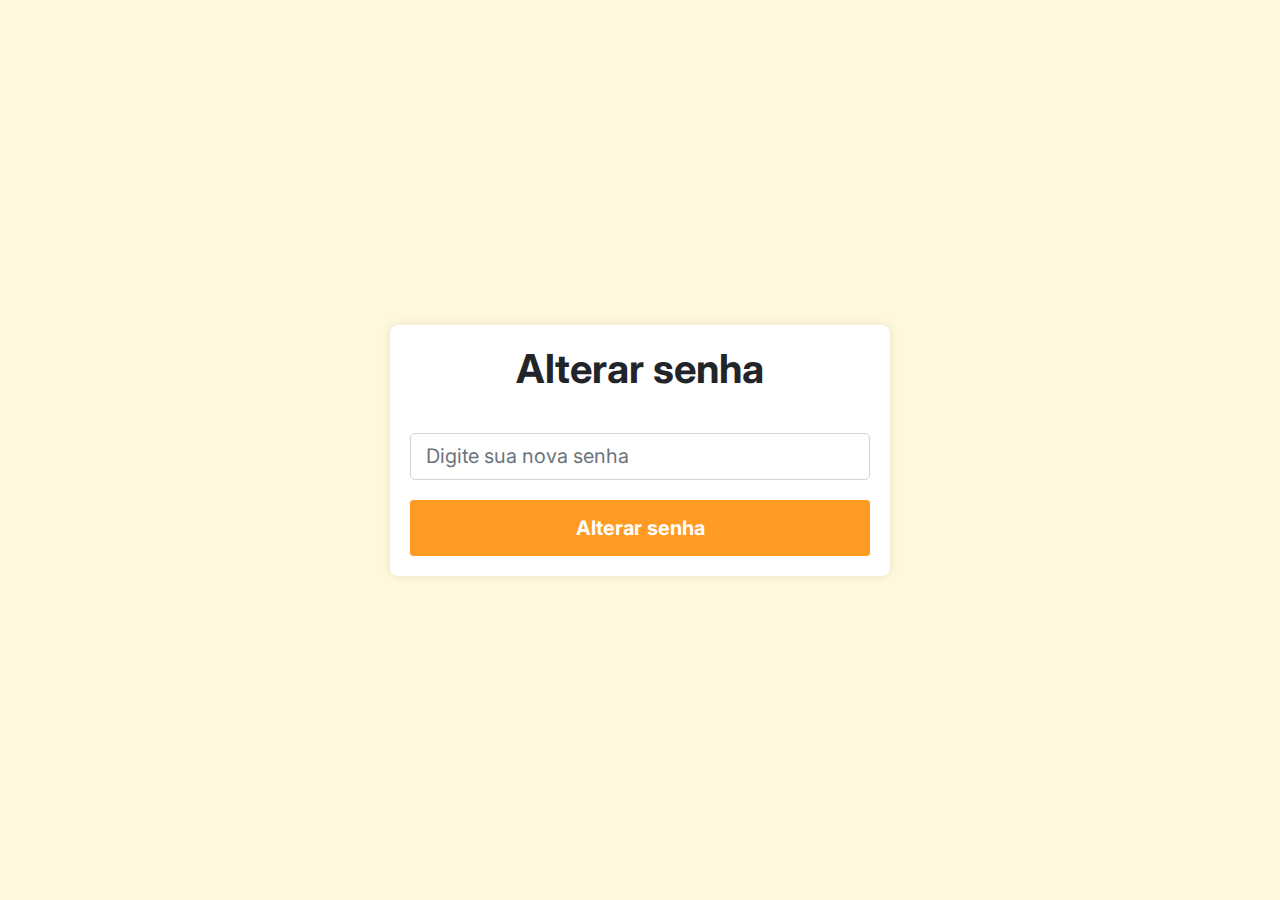
<file: frontend/alterar-senha.html>
<!DOCTYPE html>
<html lang="en">

<head>
    <meta charset="UTF-8">
    <meta name="viewport" content="width=device-width, initial-scale=1.0">
    <title>Alterar senha</title>
    <link
        href="https://fonts.googleapis.com/css2?family=Inter:ital,wght@0,100;0,300;0,400;0,500;0,700;0,900;1,100;1,300;1,400;1,500;1,700;1,900&display=swap"
        rel="stylesheet">
    <link rel="stylesheet" href="https://stackpath.bootstrapcdn.com/bootstrap/4.5.2/css/bootstrap.min.css">
    <link rel="icon" href="./favicon.png">
    <style>
        * {
            font-family: "Inter", sans-serif;
            font-size: 20px;
            width: 100%;
        }

        body {
            margin: 0;
            padding: 0;
            height: 100vh;
            width: 100vw;
            display: flex;
            justify-content: center;
            align-items: center;
            background-color: #FFF8DC;
        }

        .change-password-container {
            background-color: #ffffff;
            border-radius: 8px;
            box-shadow: 0 0 10px rgba(0, 0, 0, 0.1);
            padding: 20px;
            max-width: 500px;
            width: 500px;
            display: flex;
            flex-direction: column;
            align-items: center;
        }

        .change-password-container h2 {
            margin-bottom: 20px;
            text-align: center;
            font-weight: bold;
        }

        .btn-primary {
            background-color: #FF9B23;
            border-color: #FF9B23;
            font-weight: bold;
            padding: 12px 30px;
            border-radius: 3px;
            color: white;
            transition: all 0.2s;
        }

        .btn-primary:hover {
            background-color: #e88c1f;
            border-color: #e88c1f;
        }

        .btn-primary:focus{
            background-color: #FF9B23;
            border-color: #FF9B23;
            box-shadow: 0 0 0 .2rem rgba(0, 0, 0, 0);
        }

        .alert-container {
            margin-top: 20px;
        }
    </style>
</head>

<body>
    <div class="change-password-container">
        <h2>Alterar senha</h2>
        <div id="alertContainer" class="alert-container"></div>
        <form id="changePasswordForm">
            <div class="form-group">
                <input type="password" class="form-control" id="newPassword" placeholder="Digite sua nova senha"
                    required>
            </div>
            <button type="button" id="btnAlterarSenha" class="btn btn-primary btn-block">Alterar senha</button>
        </form>
    </div>

    <script src="https://code.jquery.com/jquery-3.5.1.slim.min.js"></script>
    <script src="https://cdn.jsdelivr.net/npm/@popperjs/core@2.9.3/dist/umd/popper.min.js"></script>
    <script src="https://stackpath.bootstrapcdn.com/bootstrap/4.5.2/js/bootstrap.min.js"></script>
    <script src="js/alterar-senha.js"></script>
</body>

</html>
</file>
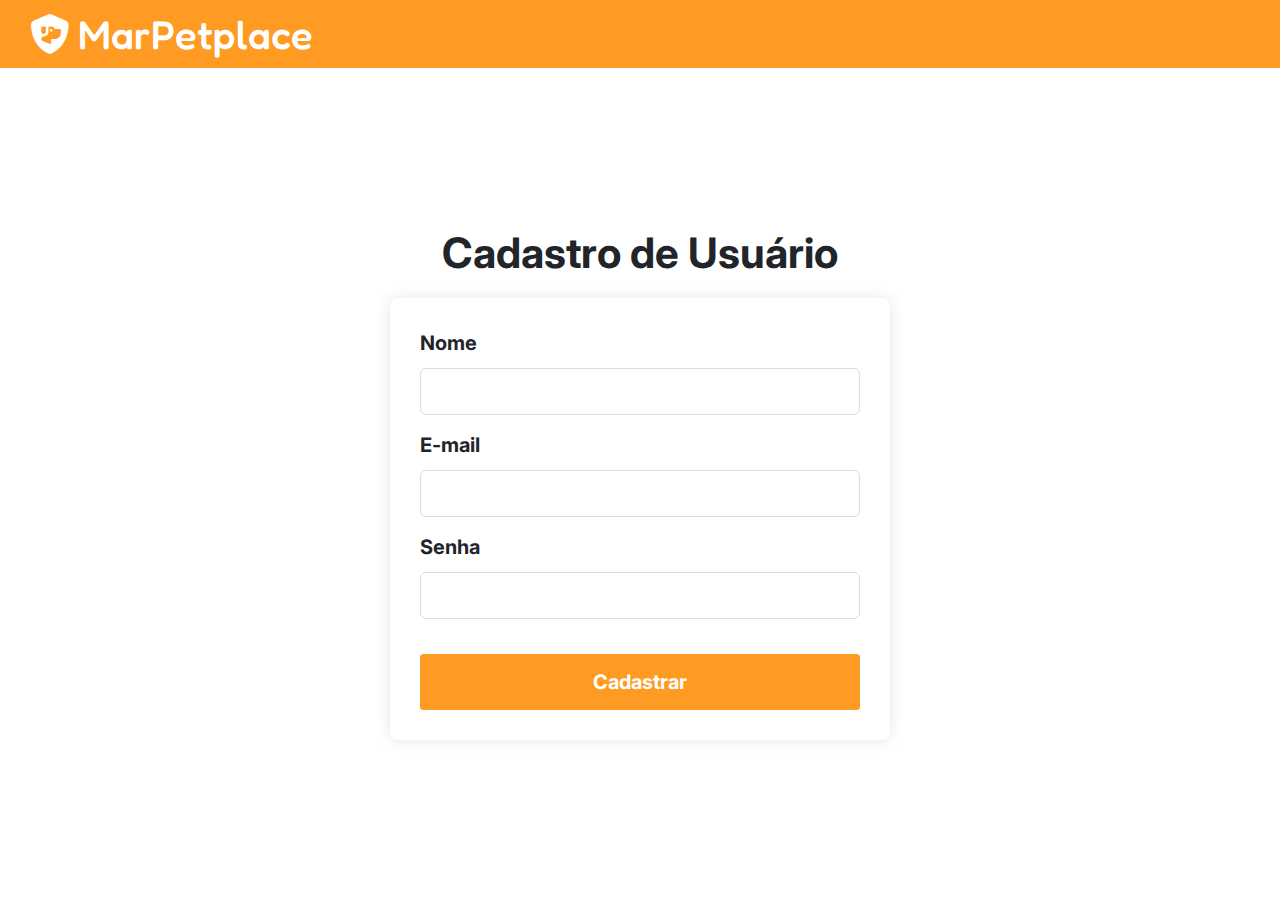
<file: frontend/cadastro-usuario.html>
<!DOCTYPE html>
<html lang="en">

<head>
    <meta charset="UTF-8">
    <meta name="viewport" content="width=device-width, initial-scale=1.0">
    <title>Cadastro de Usuário</title>
    <link href='https://fonts.googleapis.com/css?family=Fredoka One' rel='stylesheet'>
    <link href='https://fonts.googleapis.com/css?family=Inter' rel='stylesheet'>
    <link rel="stylesheet" href="https://stackpath.bootstrapcdn.com/bootstrap/4.5.2/css/bootstrap.min.css">
    <link rel="stylesheet" href="https://cdnjs.cloudflare.com/ajax/libs/font-awesome/6.5.0/css/all.min.css">
    <link rel="stylesheet" href="cadastro-usuario.css">
</head>

<body>
    <header>
        <div class="container-fluid d-flex justify-content-between align-items-center background-color-primary header">
            <a href="/login.html">
                <div id="home" class="d-flex align-items-center pointer" title="Home">
                    <i class="fa-solid fa-shield-dog header-icon"></i>
                    <h1>MarPetplace</h1>
                </div>
            </a>
        </div>
    </header>
    <div class="registration-container">
        <h2>Cadastro de Usuário</h2>
        <form id="registrationForm">
            <div class="form-group">
                <label for="inputNome">Nome</label>
                <input required type="text" class="form-control" id="inputNome">
            </div>
            <div class="form-group">
                <label for="inputEmail">E-mail</label>
                <input required type="email" class="form-control" id="inputEmail">
            </div>
            <div class="form-group">
                <label for="inputPassword">Senha</label>
                <input required type="password" class="form-control" id="inputPassword">
            </div>
            <div id="alertContainer" class="alert-container"></div>
            <button type="button" id="btnCadastro" class="btn btn-primary">Cadastrar</button>
        </form>
    </div>
    <script src="js/cadastro-usuario.js"></script>
</body>

</html>
</file>
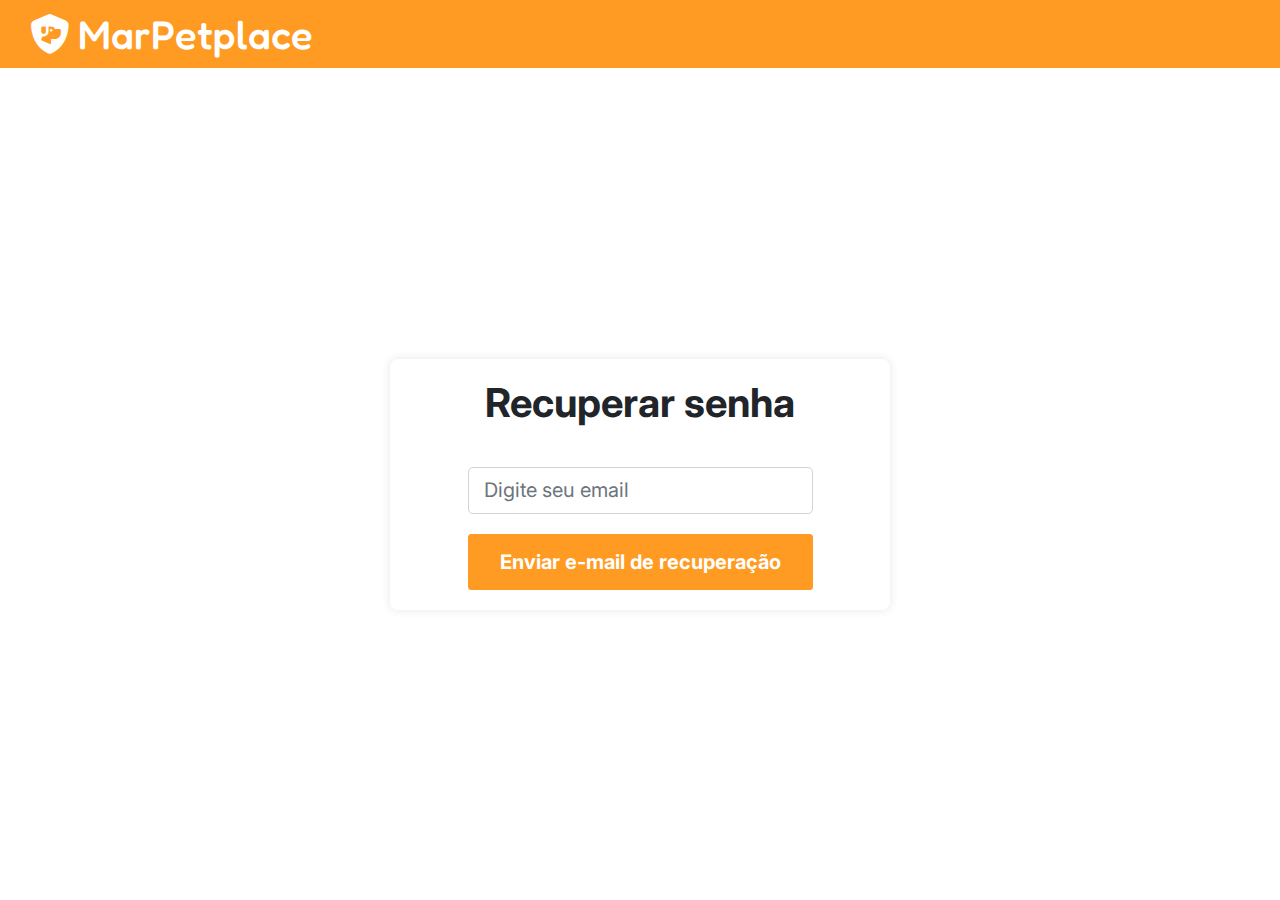
<file: frontend/esqueci-minha-senha.html>
<!DOCTYPE html>
<html lang="en">

<head>
    <meta charset="UTF-8">
    <meta name="viewport" content="width=device-width, initial-scale=1.0">
    <title>Esqueci minha senha</title>
    <link href='https://fonts.googleapis.com/css?family=Fredoka One' rel='stylesheet'>
    <link href='https://fonts.googleapis.com/css?family=Inter' rel='stylesheet'>
    <link rel="stylesheet" href="https://stackpath.bootstrapcdn.com/bootstrap/4.5.2/css/bootstrap.min.css">
    <link rel="stylesheet" href="https://cdnjs.cloudflare.com/ajax/libs/font-awesome/6.5.0/css/all.min.css">
    <link rel="icon" href="./favicon.png">
    <style>
        * {
            font-family: "Inter", sans-serif;
            font-size: 20px;
        }

        body {
            margin: 0;
            padding: 0;
            height: 100vh;
            width: 100vw;
        }

        .wrapper {
            display: flex;
            flex-direction: column;
            justify-content: center;
            align-items: center;
            height: calc(100vh - 68px);
        }

        .reset-container {
            display: flex;
            flex-direction: column;
            justify-content: center;
            align-items: center;
            background-color: #ffffff;
            border-radius: 8px;
            box-shadow: 0 0 10px rgba(0, 0, 0, 0.1);
            padding: 20px;
            max-width: 500px;
            width: 500px;
        }

        .reset-container h2 {
            margin-bottom: 20px;
            text-align: center;
            font-weight: bold;
        }

        .btn-primary {
            background-color: #FF9B23;
            border-color: #FF9B23;
            font-weight: bold;
            padding: 12px 30px;
            border-radius: 3px;
            color: white;
            transition: all 0.2s;
        }

        .btn-primary:hover {
            background-color: #e88c1f;
            border-color: #e88c1f;
        }

        .btn-primary:focus {
            background-color: #FF9B23;
            border-color: #FF9B23;
            box-shadow: 0 0 0 .2rem rgba(0, 0, 0, 0);
        }

        .alert-container {
            margin-top: 20px;
        }

        .header {
            color: #FFFFFF;
            padding: 10px 30px;
        }

        .background-color-primary {
            background-color: #FF9B23;
        }

        .header h1 {
            user-select: none;
            font-size: 2rem;
            margin: 0;
            font-family: 'Fredoka One';
        }

        .header-icon {
            font-size: 2rem;
            margin-right: 8px;
        }

        a {
            color: inherit;
            text-decoration: none;
        }

        a:hover {
            color: inherit;
            text-decoration: none;
        }
    </style>
</head>

<body>
    <header>
        <div class="container-fluid d-flex justify-content-between align-items-center background-color-primary header">
            <a href="/login.html">
                <div id="home" class="d-flex align-items-center pointer" title="Home">
                    <i class="fa-solid fa-shield-dog header-icon"></i>
                    <h1>MarPetplace</h1>
                </div>
            </a>
        </div>
    </header>
    <div class="wrapper">
        <div class="reset-container">
            <h2>Recuperar senha</h2>
            <div id="alertContainer" class="alert-container"></div>
            <form id="resetForm">
                <div class="form-group">
                    <input type="email" class="form-control" id="email" placeholder="Digite seu email" required>
                </div>
                <button id="btnEnviarEmail" type="submit" class="btn btn-primary btn-block">Enviar e-mail de
                    recuperação</button>
            </form>
        </div>
    </div>
    <script src="https://code.jquery.com/jquery-3.5.1.slim.min.js"></script>
    <script src="https://cdn.jsdelivr.net/npm/@popperjs/core@2.9.3/dist/umd/popper.min.js"></script>
    <script src="https://stackpath.bootstrapcdn.com/bootstrap/4.5.2/js/bootstrap.min.js"></script>
    <script src="js/recuperar-senha.js"></script>
</body>

</html>
</file>
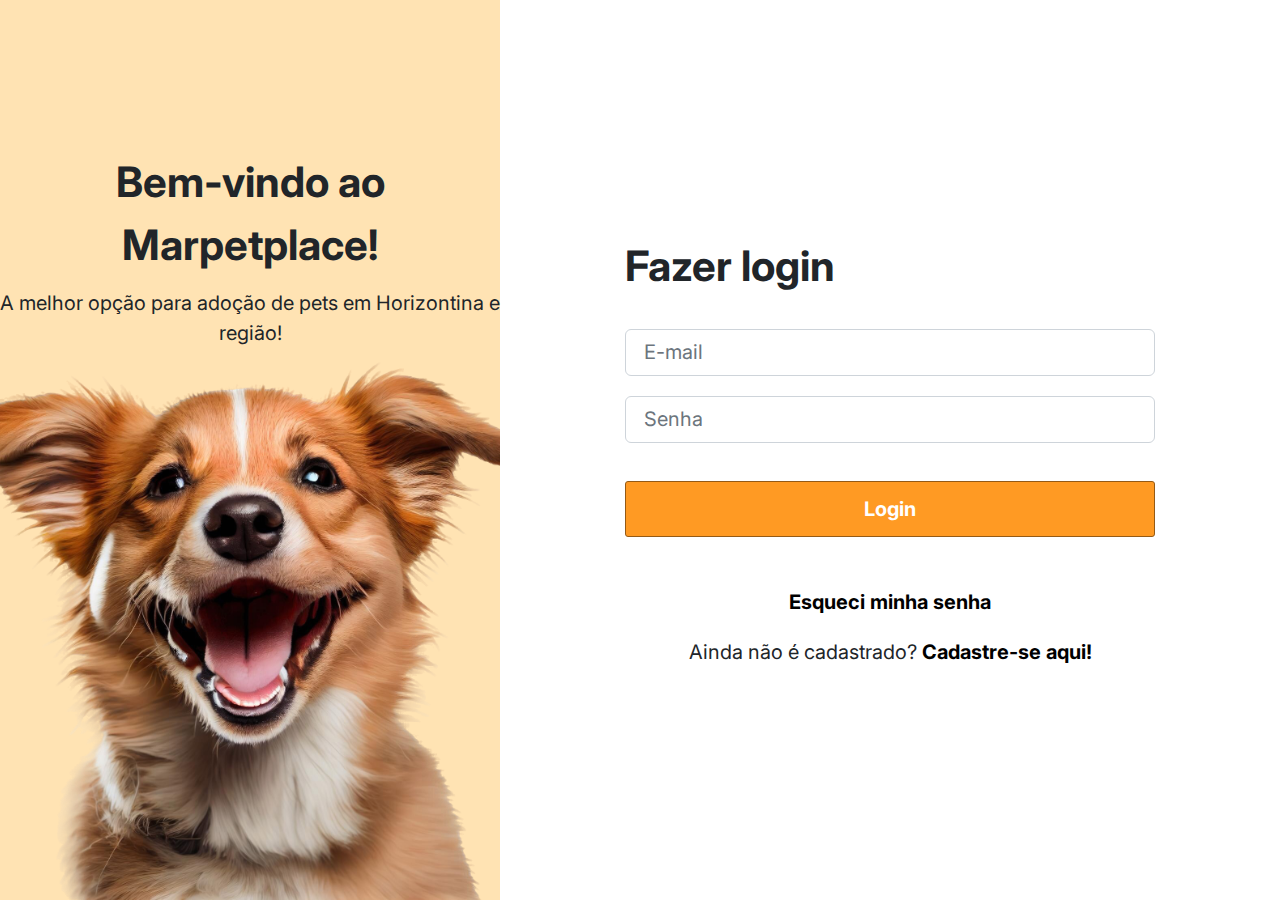
<file: frontend/login.html>
<!DOCTYPE html>
<html lang="en">
<head>
    <meta charset="UTF-8">
    <meta name="viewport" content="width=device-width, initial-scale=1.0">
    <title>Marpetplace</title>

    <link rel="preconnect" href="https://fonts.googleapis.com">
    <link rel="preconnect" href="https://fonts.gstatic.com" crossorigin>
    <link
        href="https://fonts.googleapis.com/css2?family=Inter:ital,wght@0,100;0,300;0,400;0,500;0,700;0,900;1,100;1,300;1,400;1,500;1,700;1,900&display=swap"
        rel="stylesheet">
    <link rel="stylesheet" href="https://stackpath.bootstrapcdn.com/bootstrap/4.5.2/css/bootstrap.min.css">    
    <link rel="stylesheet" href="login.css" />
    <link rel="icon" href="./favicon.png">
</head>
<body>
    <div id="login">
        <div id="sidebar">
            <div class="title">Bem-vindo ao Marpetplace!</div>
            <div class="text">A melhor opção para adoção de pets em Horizontina e região!</div>
            <img class="img" src="images/cao.png" />
        </div>
        <div id="content">
            <div class="login">
                <div class="form">
                    <div class="row">
                        <div class="title">Fazer login</div>
                    </div>
                    <div class="row">
                        <input class="form-control" type="email" id="email" placeholder="E-mail" />
                    </div>
                    <div class="row">
                        <input class="form-control" type="password" id="password" placeholder="Senha" />
                    </div>
                    <div class="row">
                        <button id="btnEntrar" class="btn-login">Login</button>
                    </div>
                    <div id="alertContainer" class="alert-container"></div>
                    <div class="row">
                        <div class="text"><a href="esqueci-minha-senha.html">Esqueci minha senha</a></div>
                    </div>
                    <div class="row">
                        <div class="text">Ainda não é cadastrado? <a href="cadastro-usuario.html">Cadastre-se aqui!</a></div>
                    </div>
                </div>
            </div>
        </div>
    </div>
    <script src="js/login.js"></script>
</body>
</html>
</file>
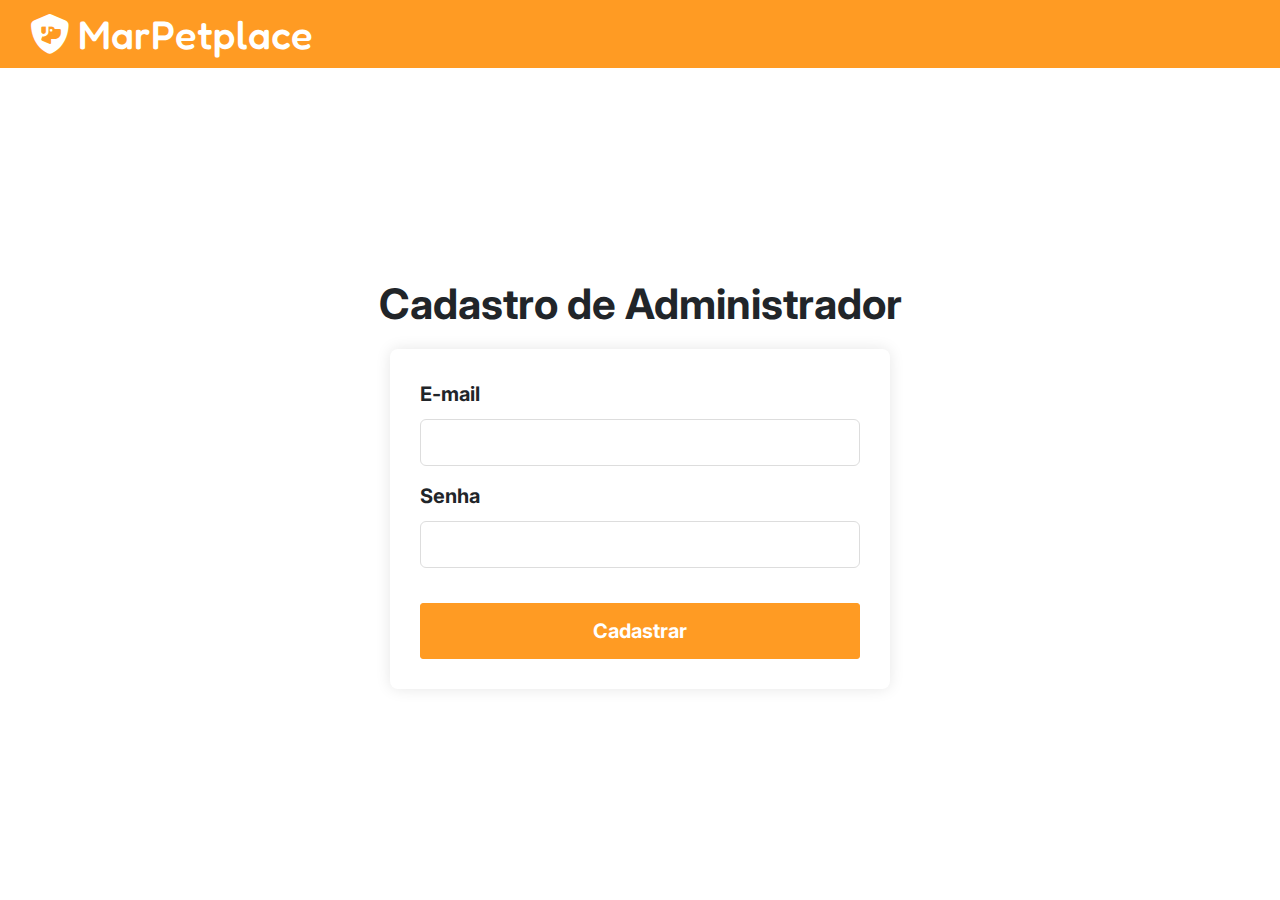
<file: frontend/admin/cadastro-admin.html>
<!DOCTYPE html>
<html lang="en">

<head>
    <meta charset="UTF-8">
    <meta name="viewport" content="width=device-width, initial-scale=1.0">
    <title>Cadastro de Usuário</title>
    <link href='https://fonts.googleapis.com/css?family=Fredoka One' rel='stylesheet'>
    <link href='https://fonts.googleapis.com/css?family=Inter' rel='stylesheet'>
    <link rel="stylesheet" href="https://stackpath.bootstrapcdn.com/bootstrap/4.5.2/css/bootstrap.min.css">
    <link rel="stylesheet" href="https://cdnjs.cloudflare.com/ajax/libs/font-awesome/6.5.0/css/all.min.css">
    <link rel="stylesheet" href="../cadastro-usuario.css">
    <link rel="icon" href="../favicon.png">
</head>

<body>
    <header>
        <div class="container-fluid d-flex justify-content-between align-items-center background-color-primary header">
            <a href="/admin/login.html">
                <div id="home" class="d-flex align-items-center pointer" title="Home">
                    <i class="fa-solid fa-shield-dog header-icon"></i>
                    <h1>MarPetplace</h1>
                </div>
            </a>
        </div>
    </header>
    <div class="registration-container">
        <h2>Cadastro de Administrador</h2>
        <form id="registrationForm">
            <div class="form-group">
                <label for="inputEmail">E-mail</label>
                <input required type="email" class="form-control" id="inputEmail">
            </div>
            <div class="form-group">
                <label for="inputPassword">Senha</label>
                <input required type="password" class="form-control" id="inputPassword">
            </div>
            <div id="alertContainer" class="alert-container"></div>
            <button type="button" id="btnCadastro" class="btn btn-primary">Cadastrar</button>
        </form>
    </div>
    <script src="js/cadastro-admin.js"></script>
</body>

</html>
</file>
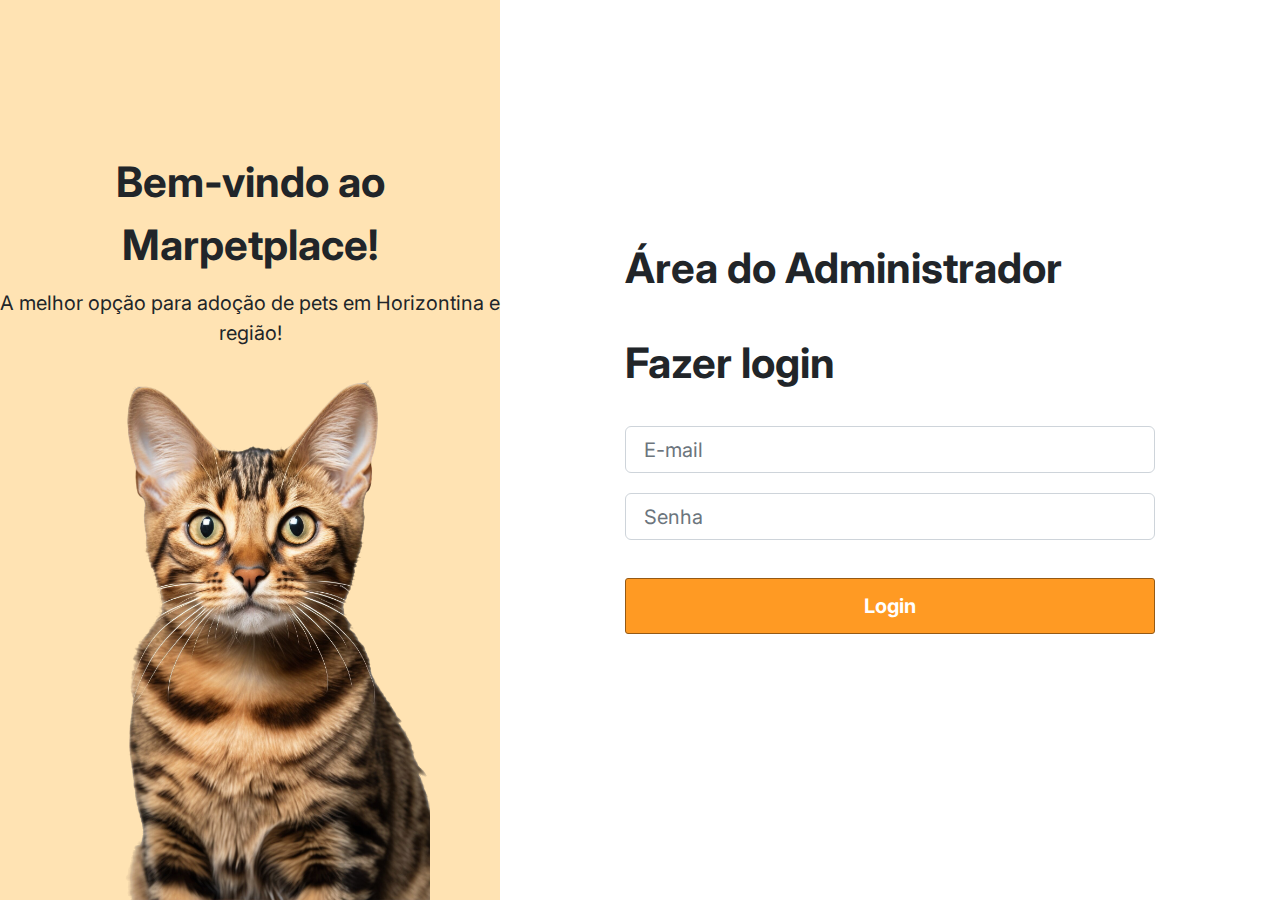
<file: frontend/admin/login.html>
<!DOCTYPE html>
<html lang="en">
<head>
    <meta charset="UTF-8">
    <meta name="viewport" content="width=device-width, initial-scale=1.0">
    <title>Marpetplace</title>

    <link rel="preconnect" href="https://fonts.googleapis.com">
    <link rel="preconnect" href="https://fonts.gstatic.com" crossorigin>
    <link
        href="https://fonts.googleapis.com/css2?family=Inter:ital,wght@0,100;0,300;0,400;0,500;0,700;0,900;1,100;1,300;1,400;1,500;1,700;1,900&display=swap"
        rel="stylesheet">
    <link rel="stylesheet" href="https://stackpath.bootstrapcdn.com/bootstrap/4.5.2/css/bootstrap.min.css">    
    <link rel="stylesheet" href="login.css" />
    <link rel="icon" href="../favicon.png">
</head>
<body>
    <div id="login">
        <div id="sidebar">
            <div class="title">Bem-vindo ao Marpetplace!</div>
            <div class="text">A melhor opção para adoção de pets em Horizontina e região!</div>
            <img class="img" src="../images/gato.png" />
        </div>
        <div id="content">
            <div class="login">
                <div class="form">
                    <div class="row">
                        <div class="title">Área do Administrador</div>
                    </div>
                    <div class="row">
                        <div class="title">Fazer login</div>
                    </div>
                    <div class="row">
                        <input class="form-control" type="email" id="email" placeholder="E-mail" />
                    </div>
                    <div class="row">
                        <input class="form-control" type="password" id="password" placeholder="Senha" />
                    </div>
                    <div class="row">
                        <button id="btnEntrar" class="btn-login">Login</button>
                    </div>
                    <div id="alertContainer" class="alert-container"></div>
                </div>
            </div>
        </div>
    </div>
    <script src="js/login.js"></script>
</body>
</html>
</file>
<file: frontend/cadastro-usuario.css>
* {
    font-family: "Inter", sans-serif;
    font-size: 20px;
}

body {
    margin: 0;
    padding: 0;
    height: 100vh;
    width: 100vw;
}

.registration-container {
    display: flex;
    flex-direction: column;
    justify-content: center;
    align-items: center;
    height: calc(100vh - 68px);
}

.registration-container form {
    width: 100%;
    max-width: 500px;
    padding: 30px;
    background-color: #ffffff;
    border-radius: 8px;
    box-shadow: 0 0 15px rgba(0, 0, 0, 0.1);
}

.registration-container h2 {
    font-size: 42px;
    font-weight: bold;
    text-align: center;
    margin-bottom: 20px;
}

.form-group {
    margin-bottom: 15px;
}

.form-group label {
    font-weight: bold;
}

.form-group input {
    width: 100%;
    padding: 18px;
    border-radius: 6px;
    box-sizing: border-box;
    border: 1px solid #ddd;
}

.btn-primary {
    width: 100%;
    margin-top: 20px;
    background-color: #FF9B23;
    border-color: #FF9B23;
    font-weight: bold;
    padding: 12px 30px;
    border-radius: 3px;
    color: white;
    cursor: pointer;
    transition: all 0.2s;
}

.btn-primary:hover {
    background-color: #e88c1f;
    border-color: #e88c1f;
}

.btn-primary:focus{
    background-color: #FF9B23;
    border-color: #FF9B23;
    box-shadow: 0 0 0 .2rem rgba(0, 0, 0, 0);
}

.header {
    color: #FFFFFF;
    padding: 10px 30px;
}

.background-color-primary {
    background-color: #FF9B23;
}

.header h1 {
    user-select: none;
    font-size: 2rem;
    margin: 0;
    font-family: 'Fredoka One';
}

.header-icon {
    font-size: 2rem;
    margin-right: 8px;
}

a{
    color: inherit;
    text-decoration: none;
}

a:hover{
    color: inherit;
    text-decoration: none;
}
</file>
<file: frontend/login.css>
* {
    font-family: "Inter", sans-serif;
    font-size: 20px;
}

body {
    margin: 0;
    padding: 0;
    height: 100vh;
    width: 100vw;
}

#login {
    display: flex;
    flex-direction: row;
    flex: 1 auto;
    height: 100vh;
}

#sidebar {
    background-color: #ffe3b3;
    width: 500px;
    display: flex;
    flex-direction: column;
    justify-content: space-between; 
}

#login .title {
    font-size: 42px;
    font-weight: bold;
    text-align: center;
    margin-top: 30%;
}

#login .text {
    text-align: center;
}

#sidebar .img {
    height: 60%;
    object-fit: cover;
}


#content {
    display: flex;
    flex-direction: column;
    flex: 1 0 auto;
}

.header {
    display: flex;
    padding: 10px;
    justify-content: end;
    align-items: center;
    gap: 25px;
}

#content a {
    font-weight: bold;
    color: black;
    text-decoration: none;
}

#content button {
    background-color: #ff9a23;
    font-weight: bold;
    border: 1px solid #955a15;
    padding: 12px 30px;
    border-radius: 3px;
    color: white;
}

.login {
    flex: 1;
    display: flex;
    justify-content: space-around;
    align-items: center;
}

.form {
    width: 80%;
    max-width: 500px;
}

.form .row {
    display: block;
    padding: 10px 0;
}

#login input[type="email"],
#login input[type="password"] {
    width: 100%;
    padding: 18px;
    border-radius: 6px;
    box-sizing: border-box;
}

.form .title {
    text-align: left !important;
    margin-bottom: 12px;
    margin-top: 0 !important;
}

.form button {
    width: 100%;
    margin: 18px 0 30px;
}

.btn-login {
    cursor: pointer;
    transition: all .2s;
}

.btn-login:hover {
    background-color: #e6871f !important;
}
</file>
<file: frontend/admin/login.css>
* {
    font-family: "Inter", sans-serif;
    font-size: 20px;
}

body {
    margin: 0;
    padding: 0;
    height: 100vh;
    width: 100vw;
}

#login {
    display: flex;
    flex-direction: row;
    flex: 1 auto;
    height: 100vh;
}

#sidebar {
    background-color: #ffe3b3;
    width: 500px;
    display: flex;
    flex-direction: column;
    justify-content: space-between; 
}

#login .title {
    font-size: 42px;
    font-weight: bold;
    text-align: center;
    margin-top: 30%;
}

#login .text {
    text-align: center;
}

#sidebar .img {
    height: 60%;
    object-fit: contain;
    overflow: hidden;
}


#content {
    display: flex;
    flex-direction: column;
    flex: 1 0 auto;
}

.header {
    display: flex;
    padding: 10px;
    justify-content: end;
    align-items: center;
    gap: 25px;
}

#content a {
    font-weight: bold;
    color: black;
    text-decoration: none;
}

#content button {
    background-color: #ff9a23;
    font-weight: bold;
    border: 1px solid #955a15;
    padding: 12px 30px;
    border-radius: 3px;
    color: white;
}

.login {
    flex: 1;
    display: flex;
    justify-content: space-around;
    align-items: center;
}

.form {
    width: 80%;
    max-width: 500px;
}

.form .row {
    display: block;
    padding: 10px 0;
}

#login input[type="email"],
#login input[type="password"] {
    width: 100%;
    padding: 18px;
    border-radius: 6px;
    box-sizing: border-box;
}

.form .title {
    text-align: left !important;
    margin-bottom: 12px;
    margin-top: 0 !important;
}

.form button {
    width: 100%;
    margin: 18px 0 30px;
}

.btn-login {
    cursor: pointer;
    transition: all .2s;
}

.btn-login:hover {
    background-color: #e6871f !important;
}
</file>
